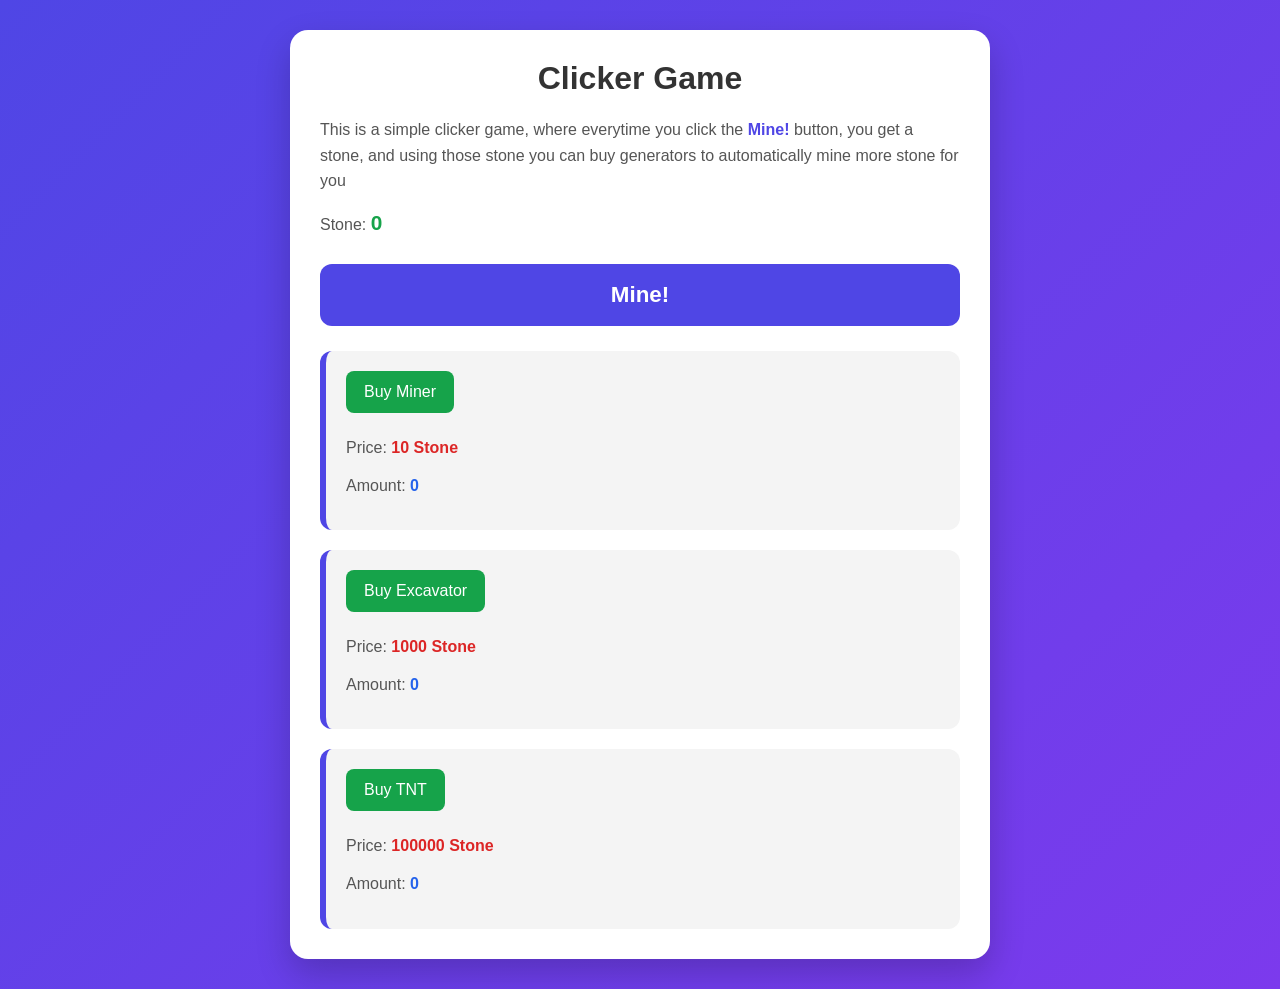
<file: challenges/clickerGame/index.html>
<!DOCTYPE html>
<html lang="en">
<head>
    <meta charset="UTF-8">
    <meta name="viewport" content="width=device-width, initial-scale=1.0">
    <title>Clicker Game</title>
    <link rel="stylesheet" href="index.css">
</head>
<body>
    <div class="card">

        <h1>Clicker Game</h1>
        <div>
            <p>This is a simple clicker game, where everytime you click the <span>Mine!</span> button,
                you get a stone, and using those stone you can buy generators to automatically mine more stone for you
            </p>
        </div>

        <p>Stone: <span id="stone">0</span></p>

        <button id="manualButton">
            Mine!
        </button>

        <div class="generators">
            <div class="generator">
                <button class="buy">Buy Miner</button>
                <p>Price: <span class="price">10 Stone</span></p>
                <p>Amount: <span class="amount">0</span></p>
            </div>

            <div class="generator">
                <button class="buy">Buy Excavator</button>
                <p>Price: <span class="price">1000 Stone</span></p>
                <p>Amount: <span class="amount">0</span></p>
            </div>

            <div class="generator">
                <button class="buy">Buy TNT</button>
                <p>Price: <span class="price">100000 Stone</span></p>
                <p>Amount: <span class="amount">0</span></p>
            </div>
        </div>
    </div>
</body>
</html>
</file>
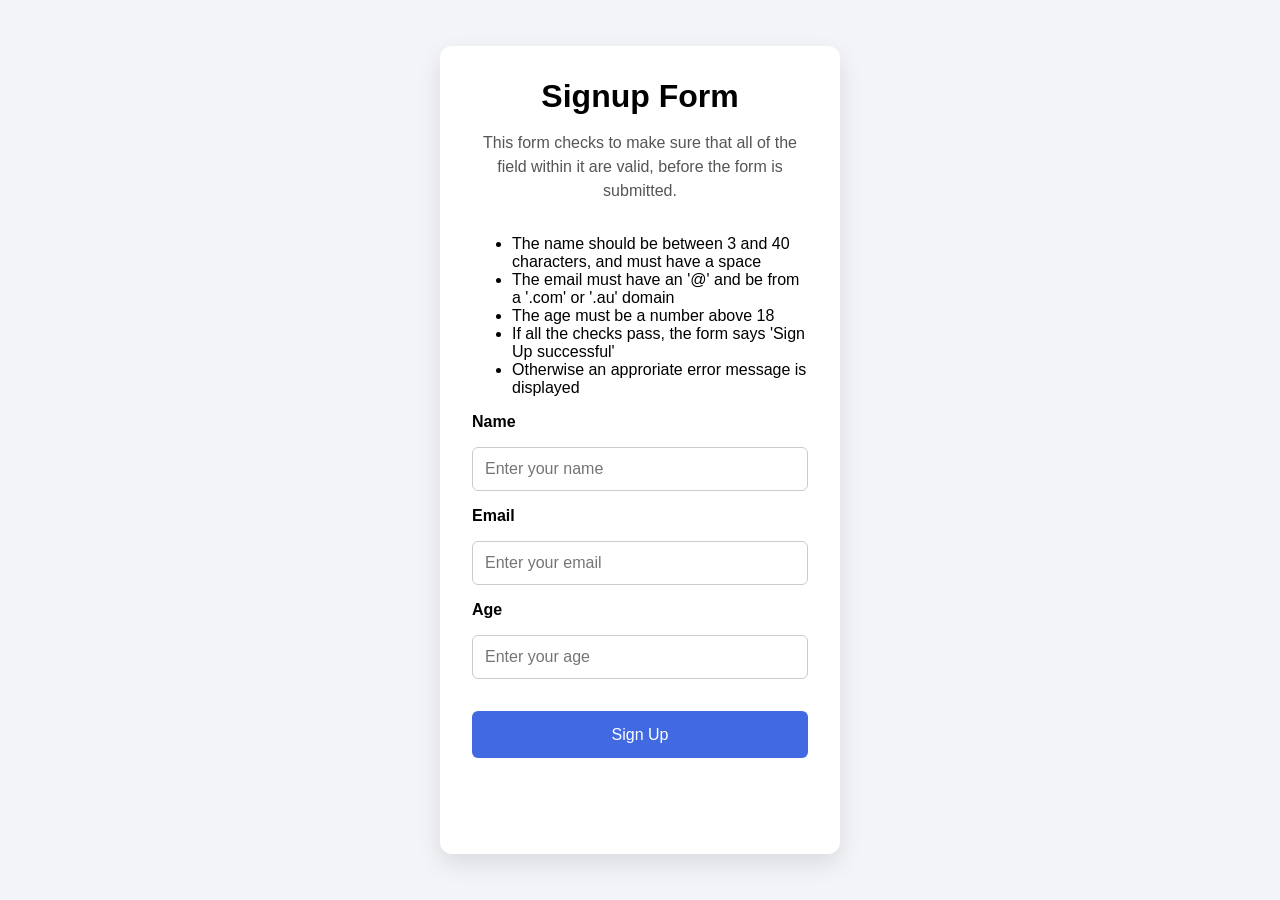
<file: challenges/signupForm/index.html>
<!DOCTYPE html>
<html lang="en">
<head>
    <meta charset="UTF-8">
    <meta name="viewport" content="width=device-width, initial-scale=1.0">
    <title>Signup Form</title>
    <link rel="stylesheet" href="index.css">
</head>
<body>

    <div class="card">

        <h1>Signup Form</h1>

        <p class="description">
            This form checks to make sure that all of the field within it are valid, before the form is submitted.
            <ul>
                <li>The name should be between 3 and 40 characters, and must have a space</li>
                <li>The email must have an '@' and be from a '.com' or '.au' domain</li>
                <li>The age must be a number above 18</li>
                <li>If all the checks pass, the form says 'Sign Up successful'</li>
                <li>Otherwise an approriate error message is displayed</li>
            </ul>

        </p>

        <form>

            <label for="name">Name</label>
            <input
                id="name"
                placeholder="Enter your name"
            >

            <label for="email">Email</label>
            <input
                id="email"
                placeholder="Enter your email"
            >

            <label for="age">Age</label>
            <input
                id="age"
                placeholder="Enter your age"
            >

            <button type="button" id="submitButton">
                Sign Up
            </button>
        </form>

        <p id="message"></p>
    </div>
</body>
</html>
</file>
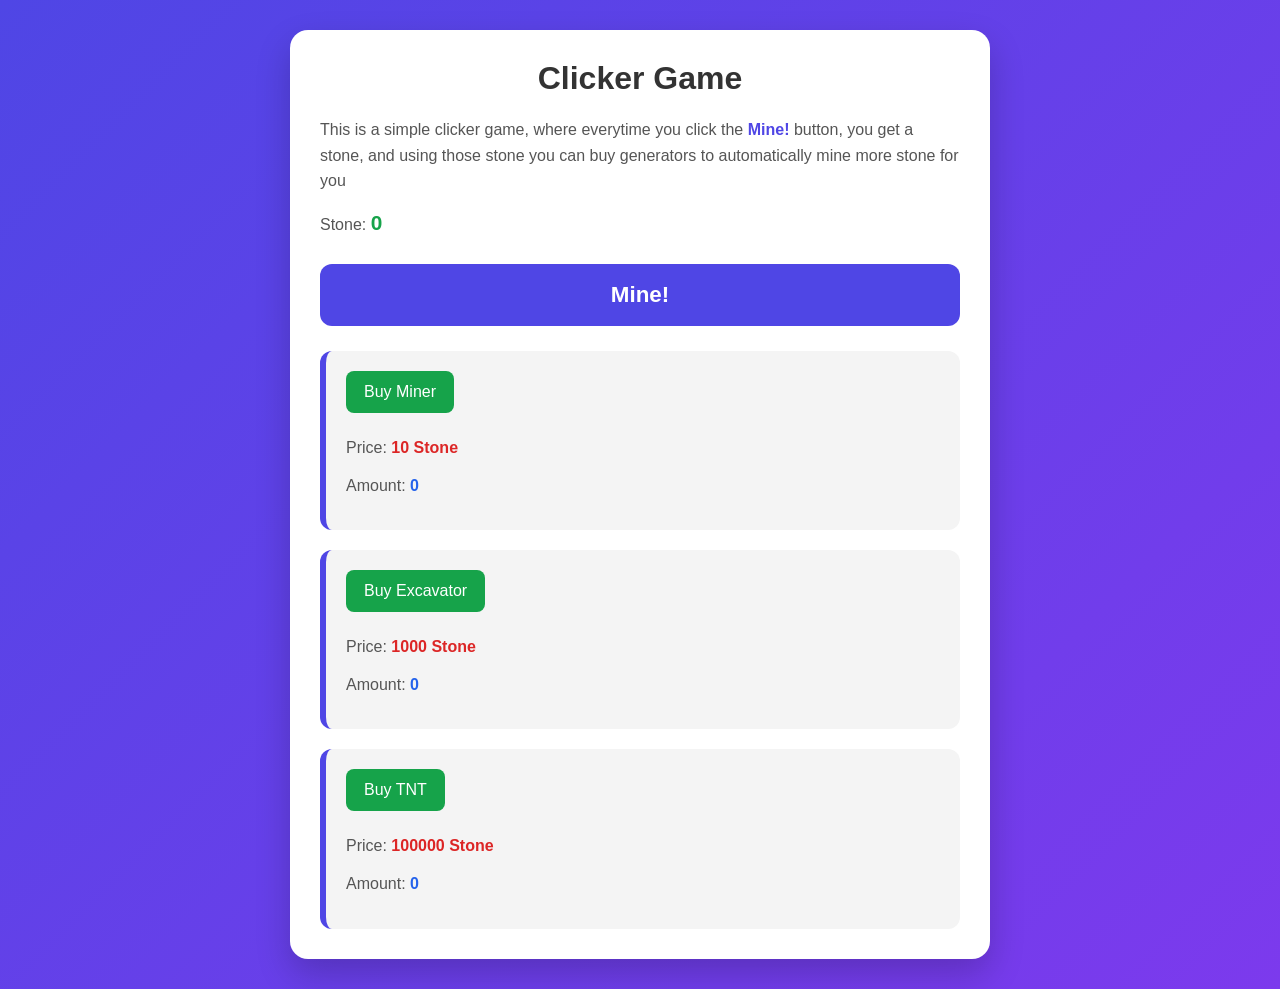
<file: solutions/clickerGame/index.html>
<!DOCTYPE html>
<html lang="en">
<head>
    <meta charset="UTF-8">
    <meta name="viewport" content="width=device-width, initial-scale=1.0">
    <title>Clicker Game</title>
    <link rel="stylesheet" href="index.css">
</head>
<body>
    <div class="card">

        <h1>Clicker Game</h1>
        <div>
            <p>This is a simple clicker game, where everytime you click the <span>Mine!</span> button,
                you get a stone, and using those stone you can buy generators to automatically mine more stone for you
            </p>
        </div>

        <p>Stone: <span id="stone">0</span></p>

        <p id="errorMessage" hidden style="color: red;"></p>

        <button id="manualButton" onclick="mine()">
            Mine!
        </button>

        <div class="generators">
            <div class="generator">
                <button class="buy" onclick="buyMiner(this)">Buy Miner</button>
                <p>Price: <span class="price">10 Stone</span></p>
                <p>Amount: <span class="amount">0</span></p>
            </div>

            <div class="generator">
                <button class="buy" onclick="buyExcavator(this)">Buy Excavator</button>
                <p>Price: <span class="price">1000 Stone</span></p>
                <p>Amount: <span class="amount">0</span></p>
            </div>

            <div class="generator">
                <button class="buy" onclick="buyTNT(this)">Buy TNT</button>
                <p>Price: <span class="price">100000 Stone</span></p>
                <p>Amount: <span class="amount">0</span></p>
            </div>
        </div>
    </div>

    <script src="index.js"></script>
</body>
</html>
</file>
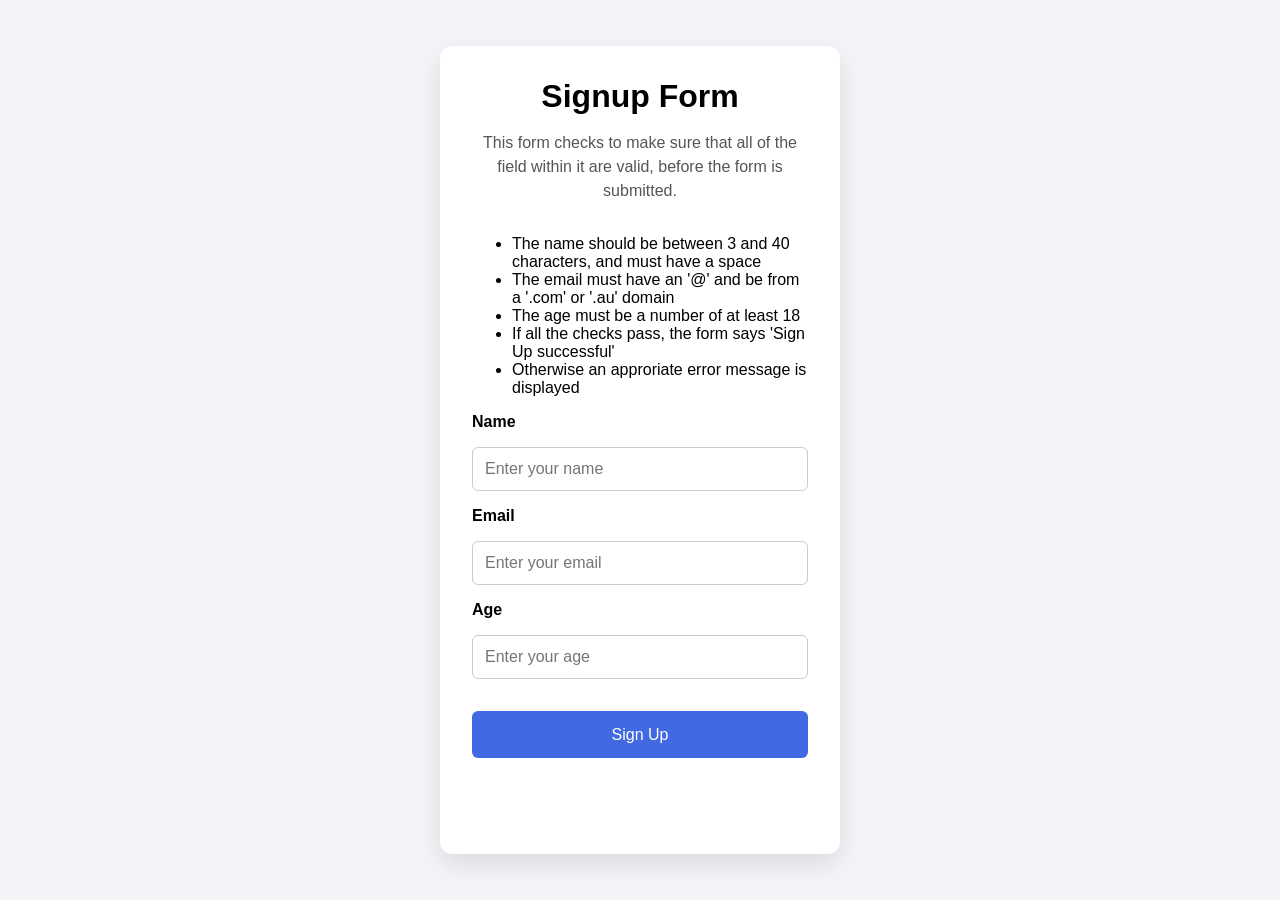
<file: solutions/signupForm/index.html>
<!DOCTYPE html>
<html lang="en">
<head>
    <meta charset="UTF-8">
    <meta name="viewport" content="width=device-width, initial-scale=1.0">
    <title>Signup Form</title>
    <link rel="stylesheet" href="index.css">
</head>
<body>

    <div class="card">

        <h1>Signup Form</h1>

        <p class="description">
            This form checks to make sure that all of the field within it are valid, before the form is submitted.
            <ul>
                <li>The name should be between 3 and 40 characters, and must have a space</li>
                <li>The email must have an '@' and be from a '.com' or '.au' domain</li>
                <li>The age must be a number of at least 18</li>
                <li>If all the checks pass, the form says 'Sign Up successful'</li>
                <li>Otherwise an approriate error message is displayed</li>
            </ul>

        </p>

        <form>

            <label for="name">Name</label>
            <input
                id="name"
                placeholder="Enter your name"
            >

            <label for="email">Email</label>
            <input
                id="email"
                placeholder="Enter your email"
            >

            <label for="age">Age</label>
            <input
                id="age"
                placeholder="Enter your age"
            >

            <button type="button" id="submitButton" onclick="check()">
                Sign Up
            </button>
        </form>

        <p id="message"></p>
    </div>

    <script src="index.js"></script>
</body>
</html>
</file>
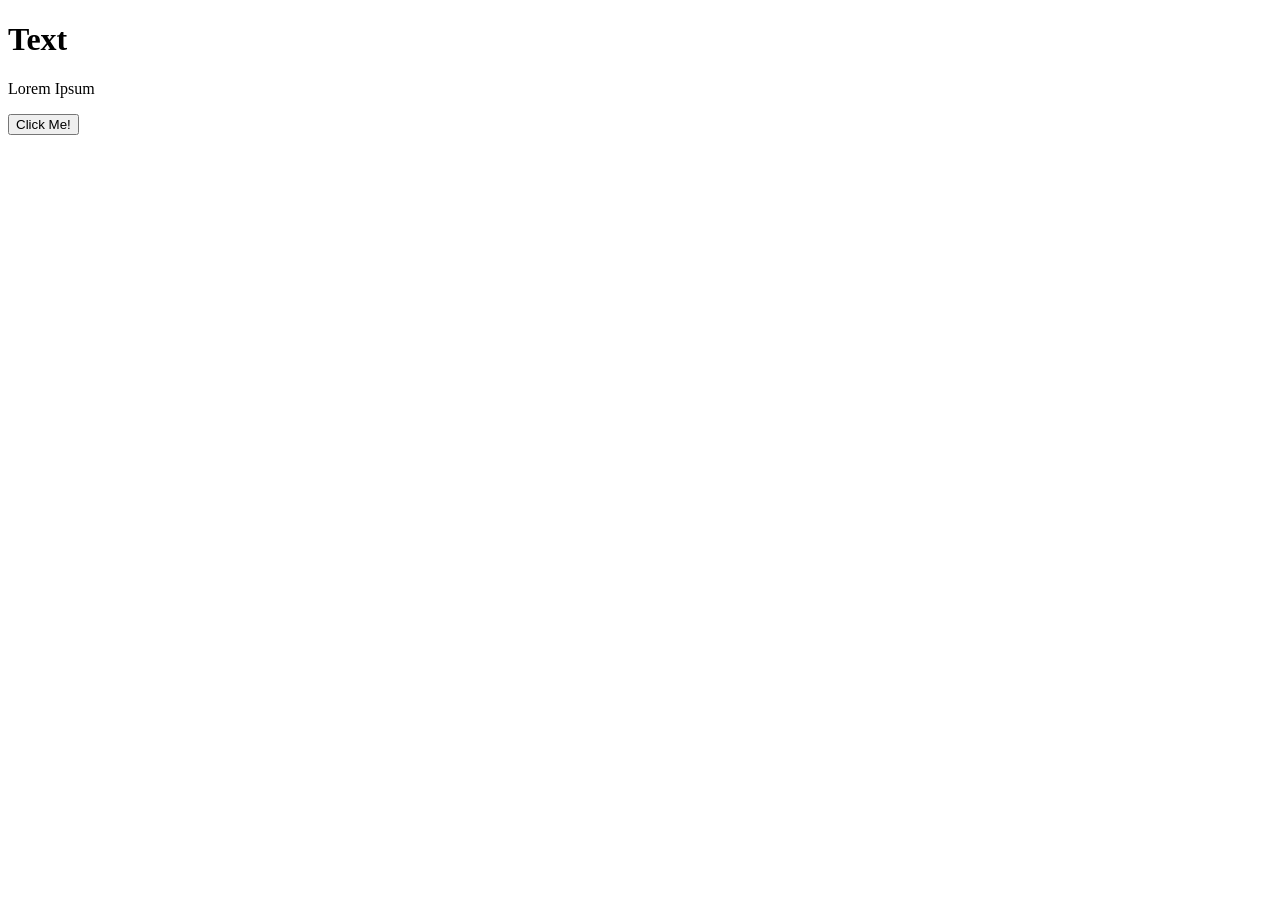
<file: examples/Array/accumulator/index.html>
<!DOCTYPE html>
<html lang="en">
<head>
    <meta charset="UTF-8">
    <meta name="viewport" content="width=device-width, initial-scale=1.0">
    <title>Spent so much time on this</title>
</head>
<body>
    <h1 id="title">Text</h1>
    <p id="description">Lorem Ipsum</p>
    <button id="funButton" onclick="msg()">Click Me!</button>

    <script src="index.js"></script>
</body>
</html>
</file>
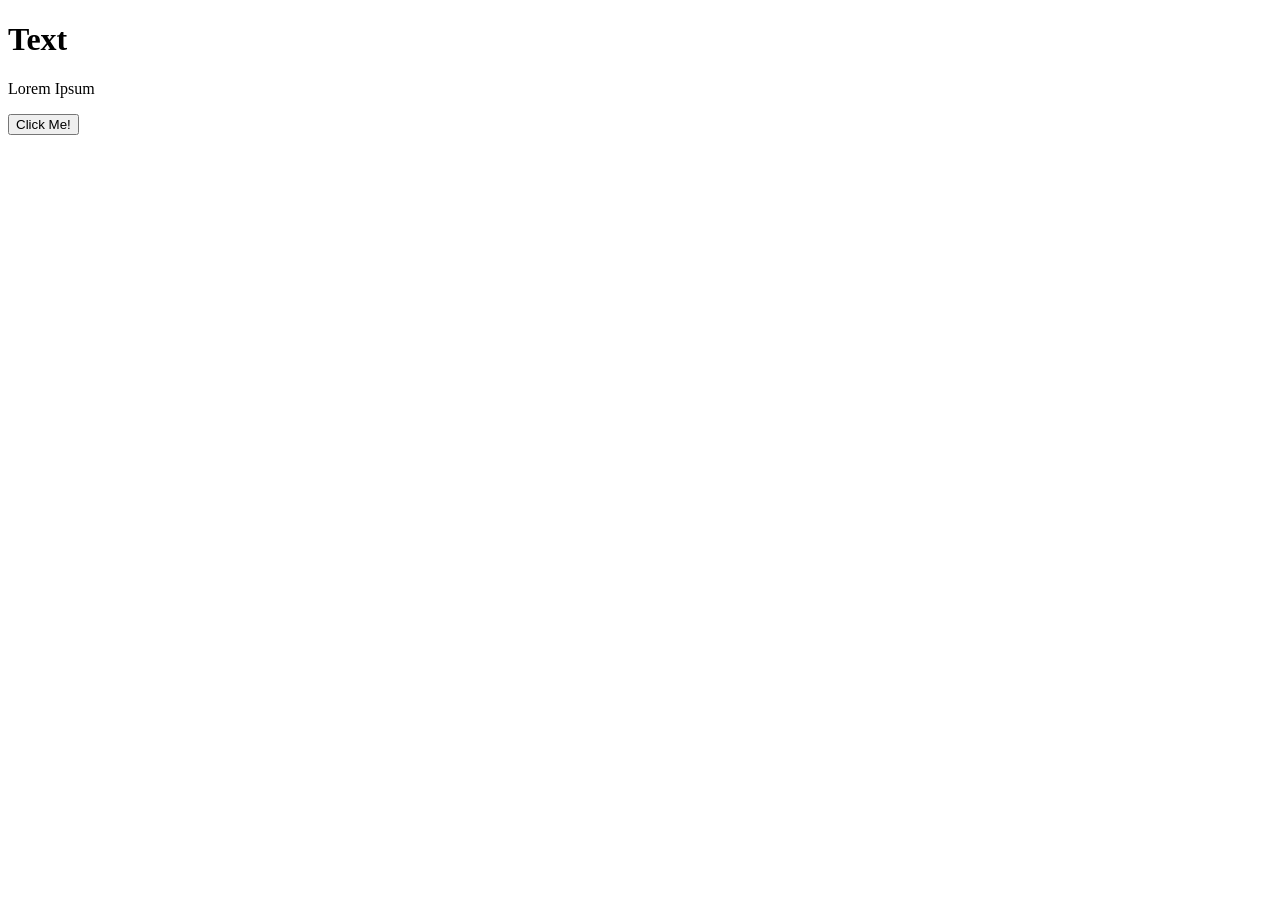
<file: examples/Basic/consts/index.html>
<!DOCTYPE html>
<html lang="en">
<head>
    <meta charset="UTF-8">
    <meta name="viewport" content="width=device-width, initial-scale=1.0">
    <title>Spent so much time on this</title>
</head>
<body>
    <h1 id="title">Text</h1>
    <p id="description">Lorem Ipsum</p>
    <button id="funButton">Click Me!</button>

    <script src="index.js"></script>
</body>
</html>
</file>
<file: challenges/clickerGame/index.css>
/* I totally didn't use AI for this CSS! */

/* Reset */
* {
    margin: 0;
    padding: 0;
    box-sizing: border-box;
}

/* Page */
body {
    font-family: Arial, Helvetica, sans-serif;
    background: linear-gradient(135deg, #4f46e5, #7c3aed);
    min-height: 100vh;
    display: flex;
    justify-content: center;
    align-items: center;
    padding: 30px;
}

/* Main card */
.card {
    width: 100%;
    max-width: 700px;
    background: white;
    border-radius: 18px;
    padding: 30px;
    box-shadow: 0 15px 35px rgba(0, 0, 0, 0.2);
}

/* Heading */
h1 {
    text-align: center;
    margin-bottom: 20px;
    color: #333;
}

/* Paragraphs */
p {
    color: #555;
    line-height: 1.6;
    margin: 12px 0;
}

/* Highlighted text */
span {
    font-weight: bold;
    color: #4f46e5;
}

/* Stone counter */
#stone {
    font-size: 1.3rem;
    color: #16a34a;
}

/* Main click button */
#manualButton {
    display: block;
    width: 100%;
    padding: 18px;
    margin: 25px 0;
    font-size: 1.4rem;
    font-weight: bold;
    border: none;
    border-radius: 12px;
    background: #4f46e5;
    color: white;
    cursor: pointer;
    transition: 0.2s ease;
}

#manualButton:hover {
    background: #4338ca;
    transform: translateY(-2px);
}

#manualButton:active {
    transform: scale(0.98);
}

/* Generator section */
.generators {
    display: flex;
    flex-direction: column;
    gap: 20px;
}

/* Individual generator */
.generator {
    background: #f4f4f4;
    border-radius: 12px;
    padding: 20px;
    border-left: 6px solid #4f46e5;
}

/* Buy buttons */
.buy {
    background: #16a34a;
    color: white;
    border: none;
    padding: 12px 18px;
    border-radius: 8px;
    cursor: pointer;
    font-size: 1rem;
    margin-bottom: 10px;
    transition: 0.2s;
}

.buy:hover {
    background: #15803d;
}

.buy:active {
    transform: scale(0.96);
}

/* Price text */
.price {
    color: #dc2626;
}

/* Amount text */
.amount {
    color: #2563eb;
}

/* Mobile */
@media (max-width: 600px) {
    .card {
        padding: 20px;
    }

    #clickButton {
        font-size: 1.2rem;
    }

    .Buy {
        width: 100%;
    }
}
</file>
<file: challenges/signupForm/index.css>
* {
    box-sizing: border-box;
}

body {
    margin: 0;
    font-family: Arial, Helvetica, sans-serif;
    background: #f2f4f8;
    display: flex;
    justify-content: center;
    align-items: center;
    min-height: 100vh;
}

.card {
    width: 400px;
    background: white;
    padding: 2rem;
    border-radius: 12px;
    box-shadow: 0 10px 25px rgba(0, 0, 0, 0.1);
}

h1 {
    text-align: center;
    margin-top: 0;
    margin-bottom: 1rem;
}

.description {
    text-align: center;
    color: #555;
    line-height: 1.5;
    margin-bottom: 2rem;
}

form {
    display: flex;
    flex-direction: column;
    gap: 1rem;
}

label {
    font-weight: bold;
}

input {
    padding: 0.75rem;
    border: 1px solid #ccc;
    border-radius: 6px;
    font-size: 1rem;
}

input:focus {
    outline: none;
    border-color: royalblue;
}

button {
    margin-top: 1rem;
    padding: 0.9rem;
    border: none;
    border-radius: 6px;
    background: royalblue;
    color: white;
    font-size: 1rem;
    cursor: pointer;
}

button:hover {
    background: #315fd8;
}

#message {
    margin-top: 1.5rem;
    text-align: center;
    font-weight: bold;
    min-height: 1.5rem;
}
</file>
<file: solutions/clickerGame/index.css>
/* I totally didn't use AI for this CSS! */

/* Reset */
* {
    margin: 0;
    padding: 0;
    box-sizing: border-box;
}

/* Page */
body {
    font-family: Arial, Helvetica, sans-serif;
    background: linear-gradient(135deg, #4f46e5, #7c3aed);
    min-height: 100vh;
    display: flex;
    justify-content: center;
    align-items: center;
    padding: 30px;
}

/* Main card */
.card {
    width: 100%;
    max-width: 700px;
    background: white;
    border-radius: 18px;
    padding: 30px;
    box-shadow: 0 15px 35px rgba(0, 0, 0, 0.2);
}

/* Heading */
h1 {
    text-align: center;
    margin-bottom: 20px;
    color: #333;
}

/* Paragraphs */
p {
    color: #555;
    line-height: 1.6;
    margin: 12px 0;
}

/* Highlighted text */
span {
    font-weight: bold;
    color: #4f46e5;
}

/* Stone counter */
#stone {
    font-size: 1.3rem;
    color: #16a34a;
}

/* Main click button */
#manualButton {
    display: block;
    width: 100%;
    padding: 18px;
    margin: 25px 0;
    font-size: 1.4rem;
    font-weight: bold;
    border: none;
    border-radius: 12px;
    background: #4f46e5;
    color: white;
    cursor: pointer;
    transition: 0.2s ease;
}

#manualButton:hover {
    background: #4338ca;
    transform: translateY(-2px);
}

#manualButton:active {
    transform: scale(0.98);
}

/* Generator section */
.generators {
    display: flex;
    flex-direction: column;
    gap: 20px;
}

/* Individual generator */
.generator {
    background: #f4f4f4;
    border-radius: 12px;
    padding: 20px;
    border-left: 6px solid #4f46e5;
}

/* Buy buttons */
.buy {
    background: #16a34a;
    color: white;
    border: none;
    padding: 12px 18px;
    border-radius: 8px;
    cursor: pointer;
    font-size: 1rem;
    margin-bottom: 10px;
    transition: 0.2s;
}

.buy:hover {
    background: #15803d;
}

.buy:active {
    transform: scale(0.96);
}

/* Price text */
.price {
    color: #dc2626;
}

/* Amount text */
.amount {
    color: #2563eb;
}

/* Mobile */
@media (max-width: 600px) {
    .card {
        padding: 20px;
    }

    #clickButton {
        font-size: 1.2rem;
    }

    .Buy {
        width: 100%;
    }
}
</file>
<file: solutions/signupForm/index.css>
* {
    box-sizing: border-box;
}

body {
    margin: 0;
    font-family: Arial, Helvetica, sans-serif;
    background: #f2f4f8;
    display: flex;
    justify-content: center;
    align-items: center;
    min-height: 100vh;
}

.card {
    width: 400px;
    background: white;
    padding: 2rem;
    border-radius: 12px;
    box-shadow: 0 10px 25px rgba(0, 0, 0, 0.1);
}

h1 {
    text-align: center;
    margin-top: 0;
    margin-bottom: 1rem;
}

.description {
    text-align: center;
    color: #555;
    line-height: 1.5;
    margin-bottom: 2rem;
}

form {
    display: flex;
    flex-direction: column;
    gap: 1rem;
}

label {
    font-weight: bold;
}

input {
    padding: 0.75rem;
    border: 1px solid #ccc;
    border-radius: 6px;
    font-size: 1rem;
}

input:focus {
    outline: none;
    border-color: royalblue;
}

button {
    margin-top: 1rem;
    padding: 0.9rem;
    border: none;
    border-radius: 6px;
    background: royalblue;
    color: white;
    font-size: 1rem;
    cursor: pointer;
}

button:hover {
    background: #315fd8;
}

#message {
    margin-top: 1.5rem;
    text-align: center;
    font-weight: bold;
    min-height: 1.5rem;
}
</file>
